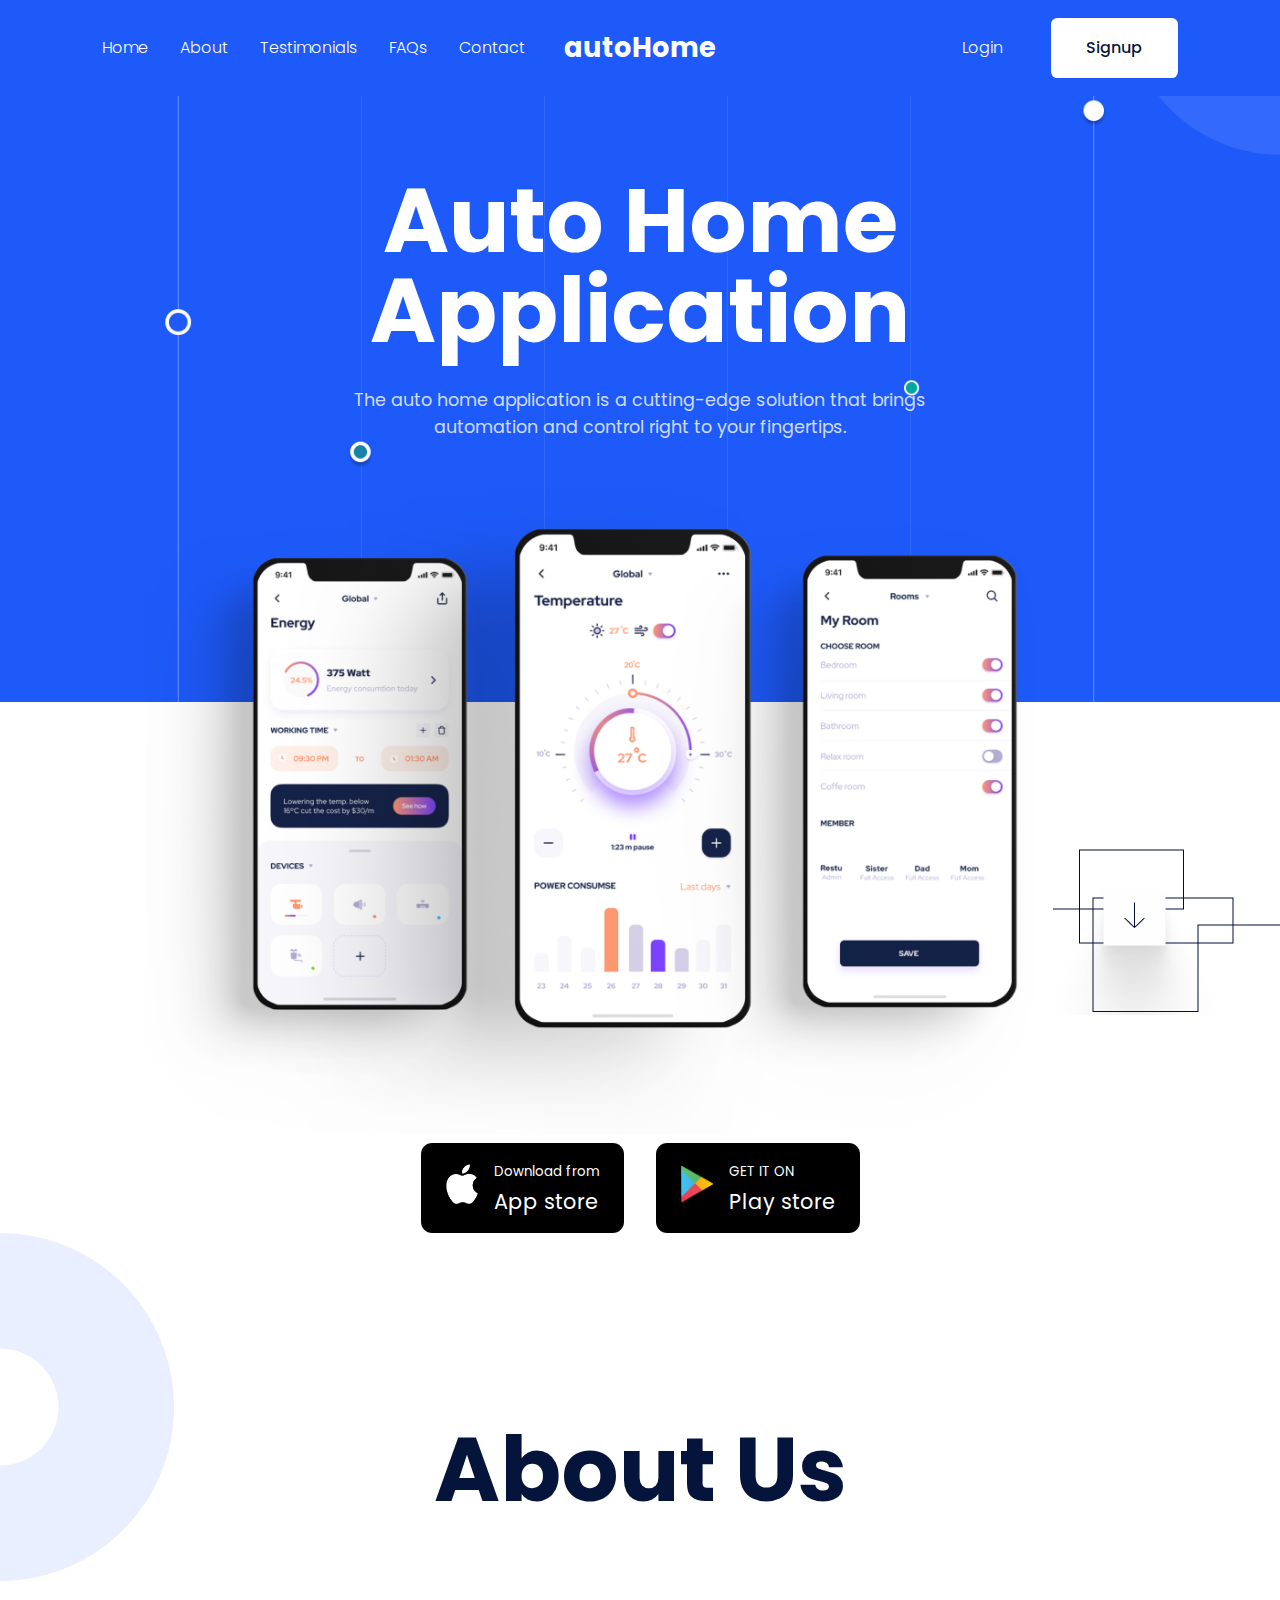
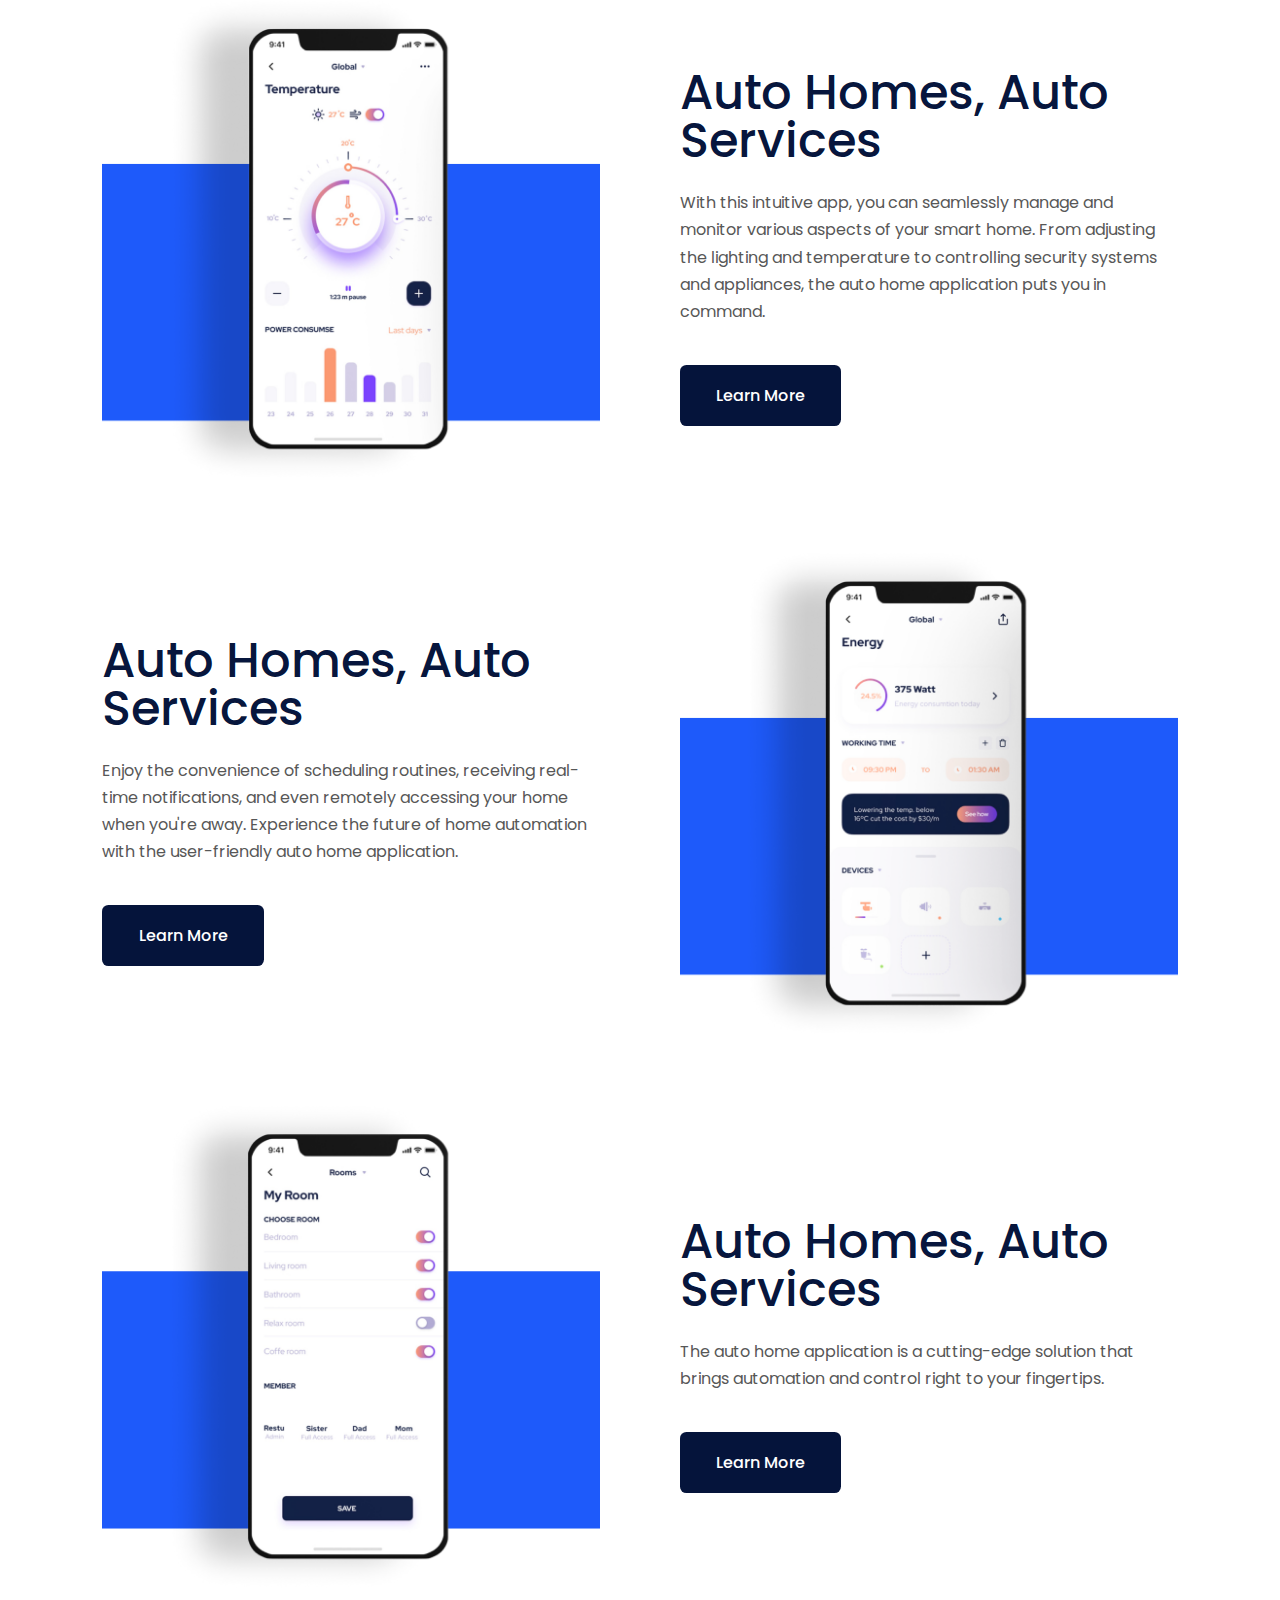
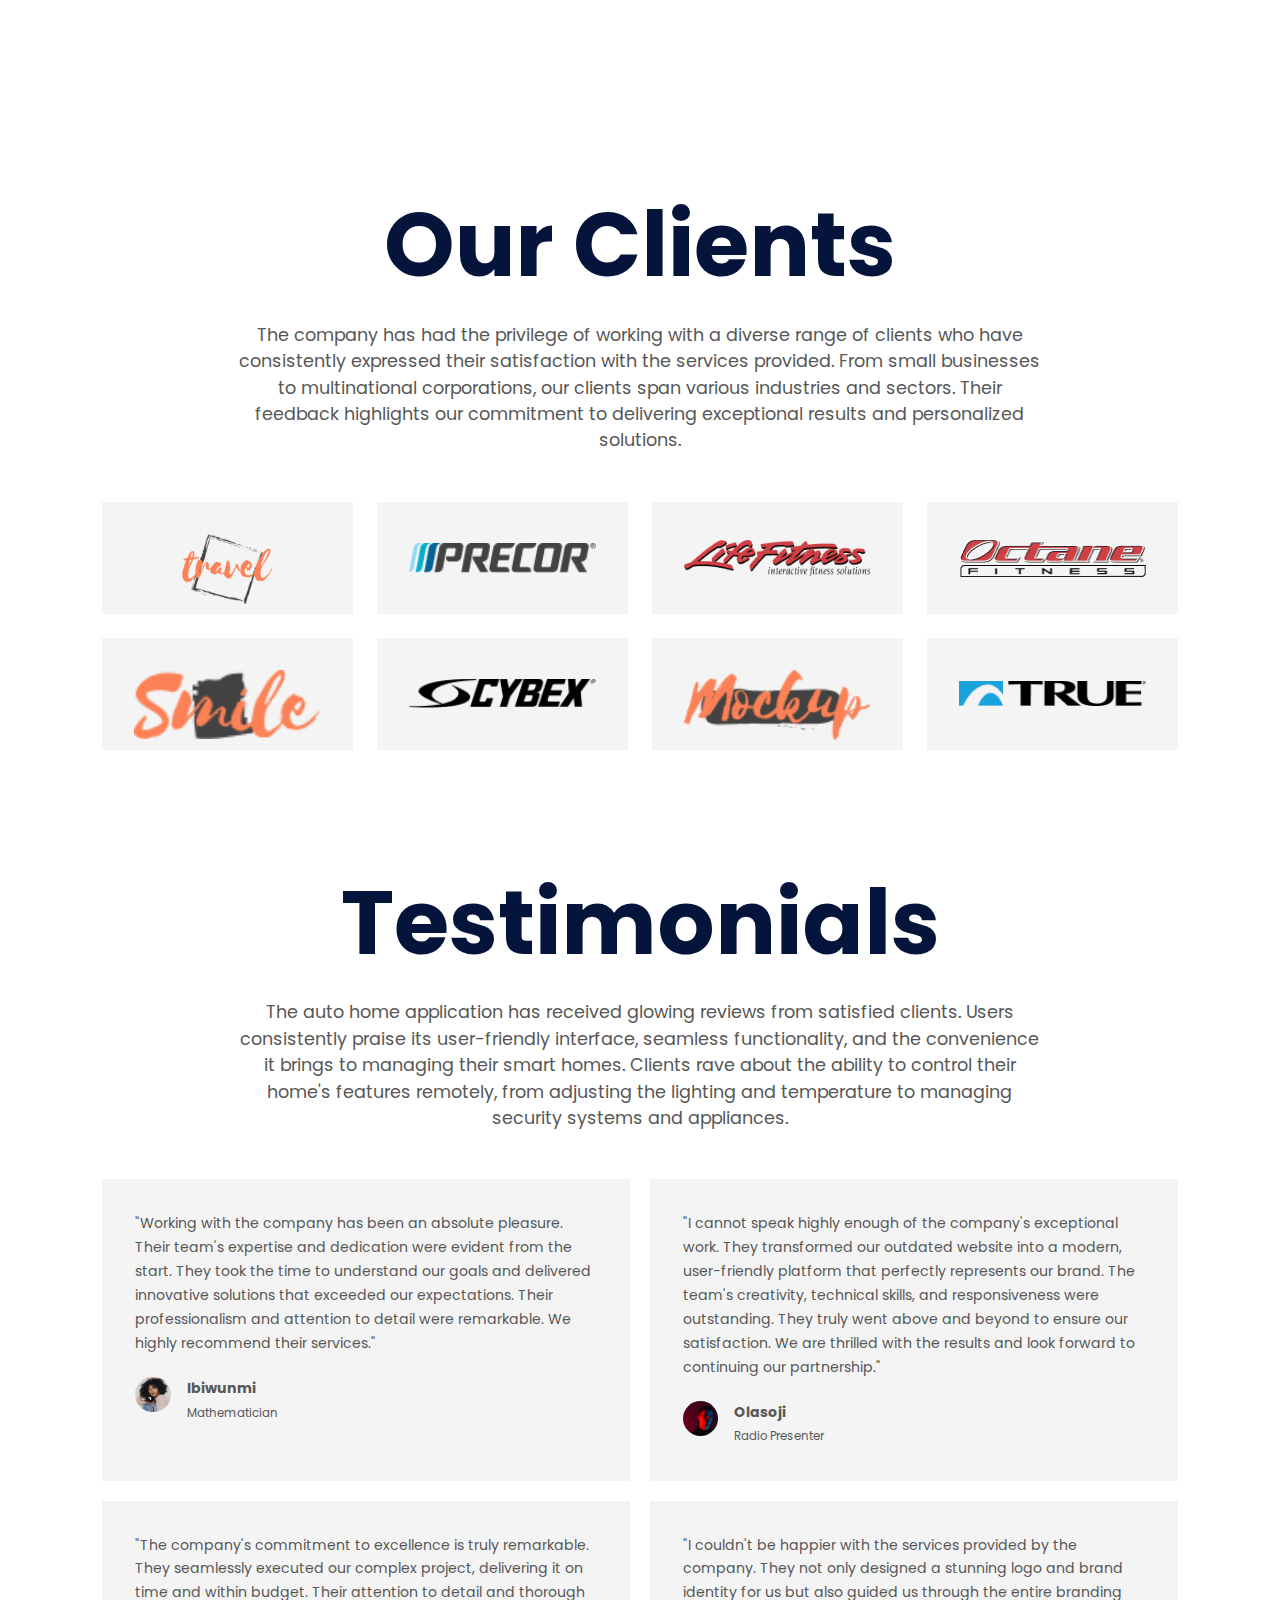
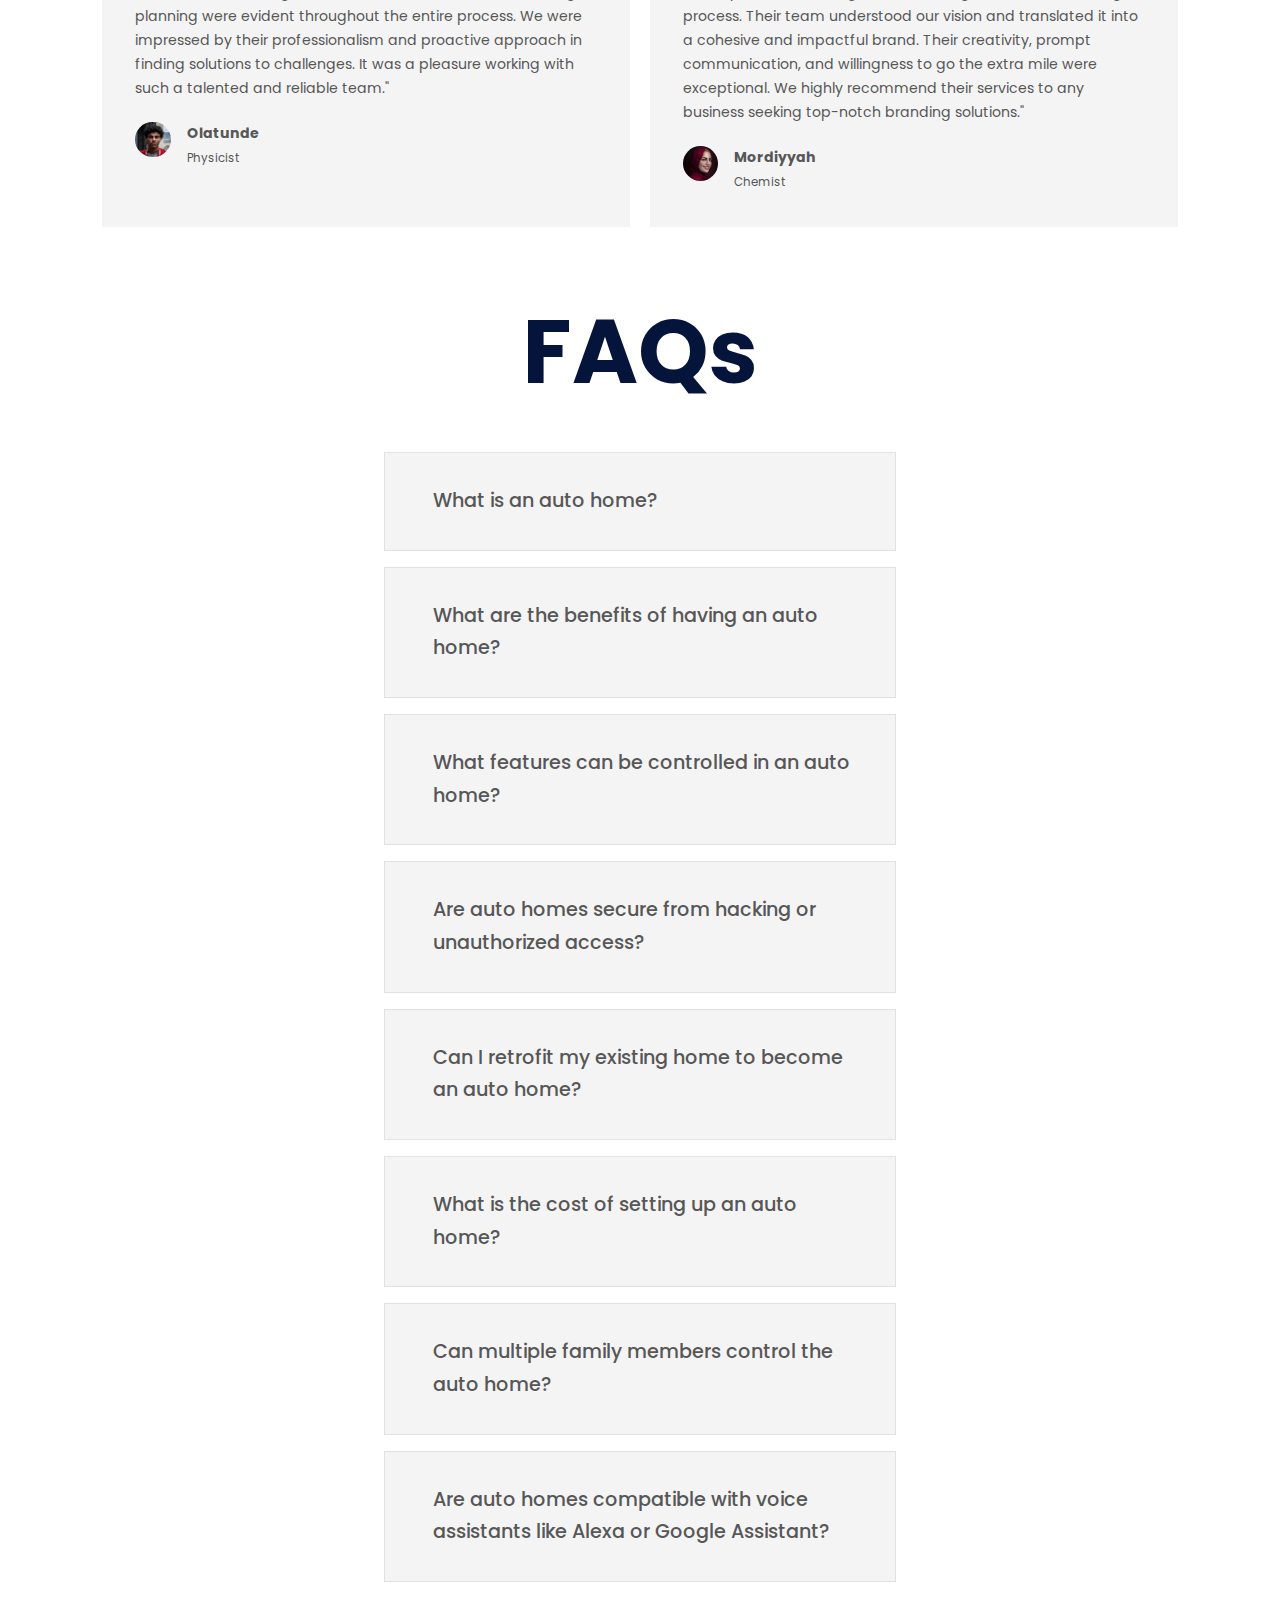
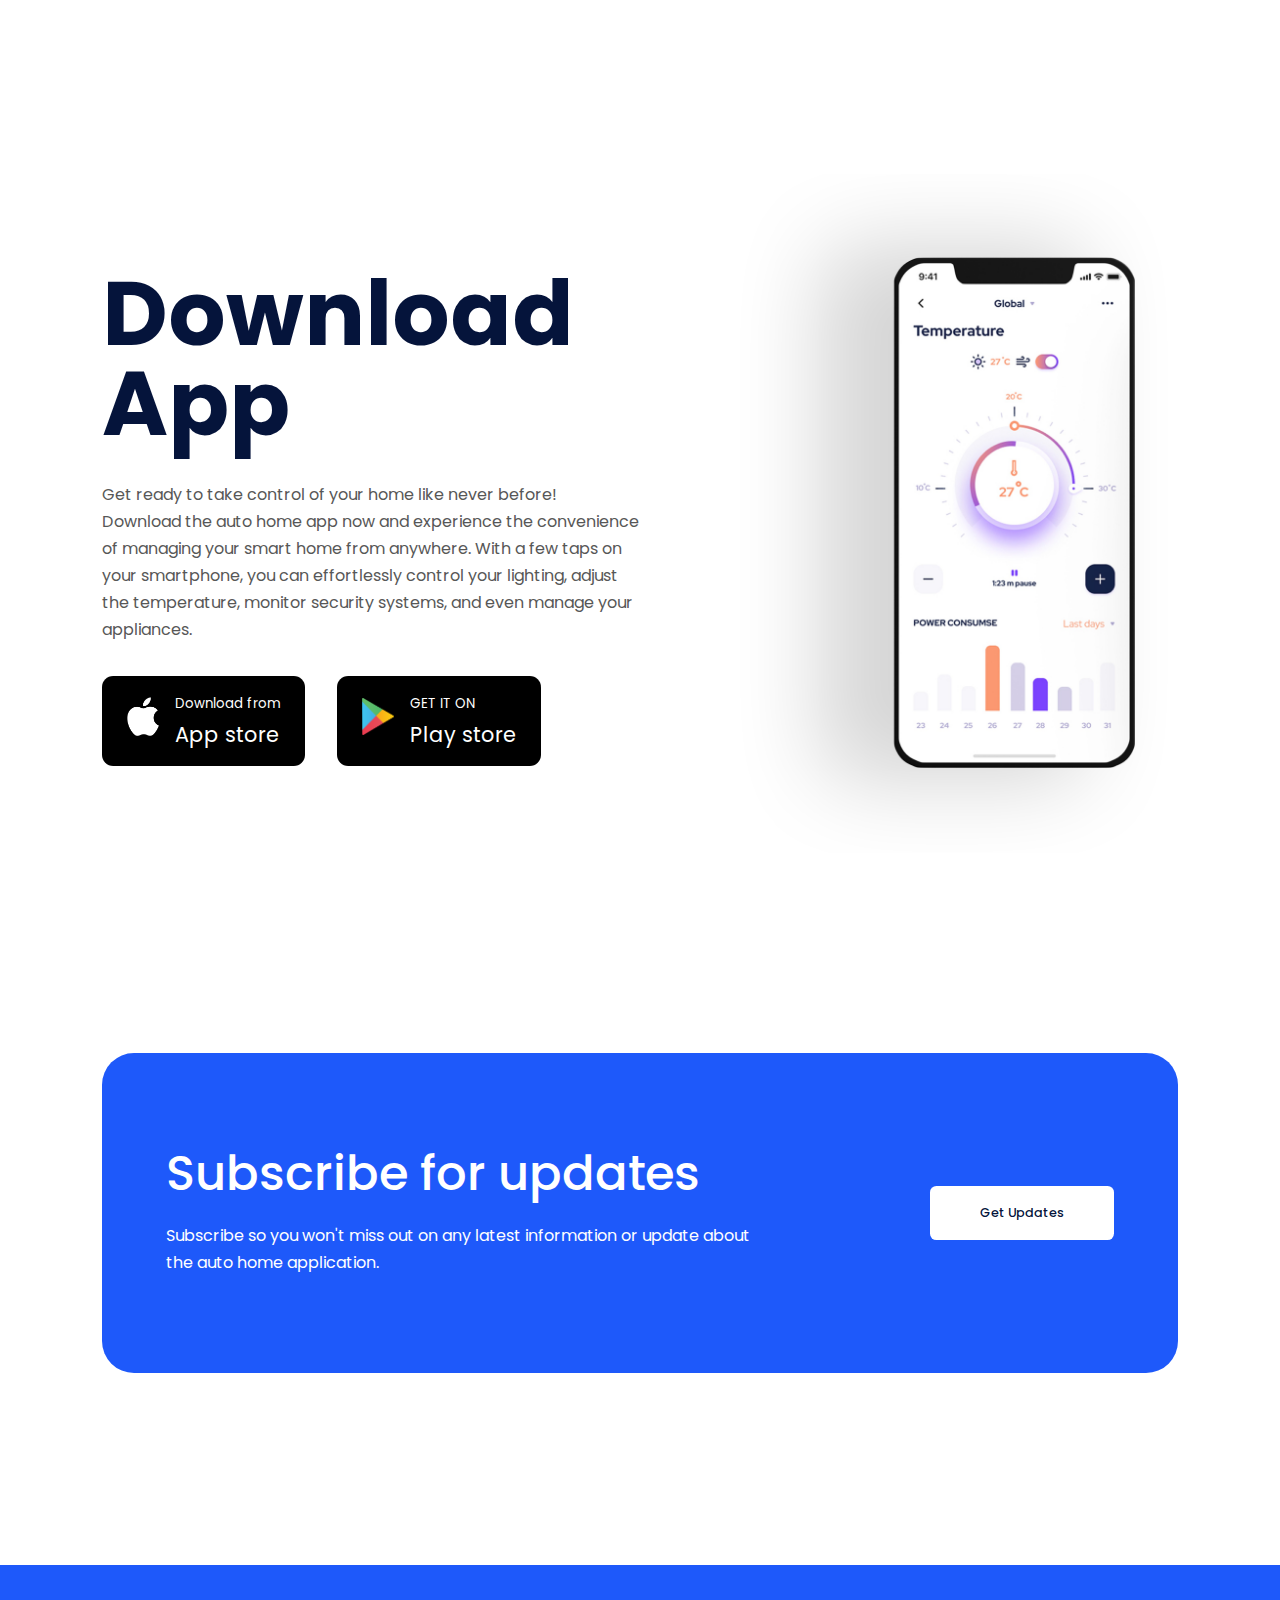
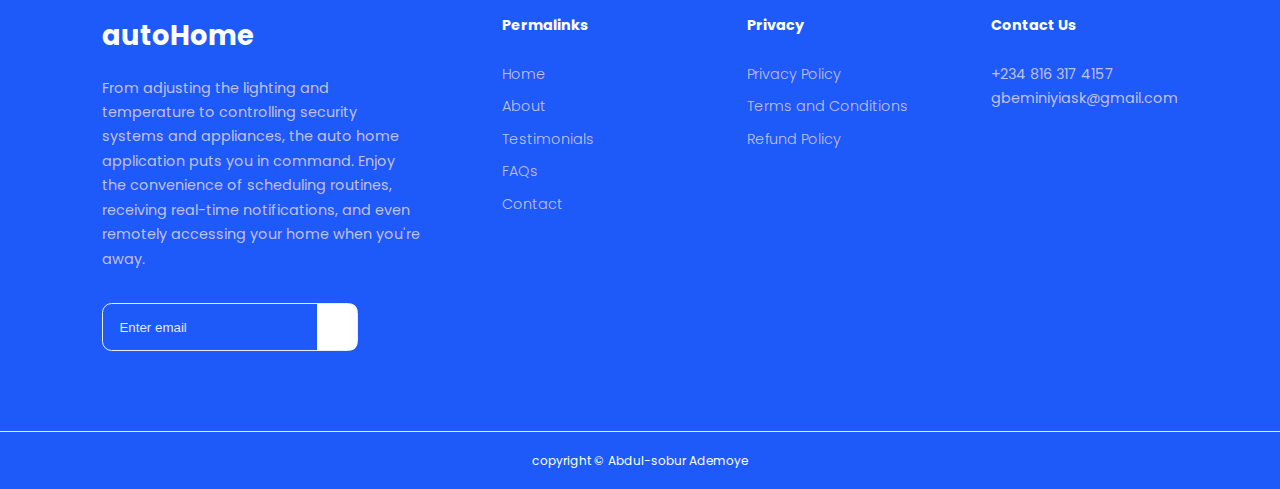
<file: index.html>
<!DOCTYPE html>
<html lang="en">
<head>
    <meta charset="UTF-8">
    <meta http-equiv="X-UA-Compatible" content="IE=edge">
    <meta name="viewport" content="width=device-width, initial-scale=1.0">
    <link rel="stylesheet" href="style.css">

      <!-- google fonts -->
      <link rel="preconnect" href="https://fonts.googleapis.com">
      <link rel="preconnect" href="https://fonts.gstatic.com" crossorigin>
      <link href="https://fonts.googleapis.com/css2?family=Poppins:ital,wght@0,300;0,400;0,500;0,600;0,700;0,800;0,900;1,300;1,400;1,500;1,600;1,700;1,800;1,900&display=swap" rel="stylesheet">
      
      <!-- iconscout cdn -->
    <link rel="stylesheet" href="https://unicons.iconscout.com/release/v4.0.0/css/line.css">
    <title>autoHome</title>
</head>
<body>
    <nav>
        <div class="container nav_container">
            <ul class="nav_items">
                <li><a href="index.html">Home</a></li>
                <li><a href="index.html#about">About</a></li>
                <li><a href="index.html#testimonials">Testimonials</a></li>
                <li><a href="index.html#faqs">FAQs</a></li>
                <li><a href="contact.html">Contact</a></li>
            </ul>
            
            <a href="index.html" class="nav_logo"><h3>autoHome</h3></a>
            <div class="nav_signin-signup">
               <a href="#">Login</a>
               <a href="#" class="btn">Signup</a> 
            </div>

          <button id="menu-btn"><i class="uil uil-list-ul"></i></button>
          <button id="close-btn"><i class="uil uil-multiply"></i></button>
        </div>
    </nav>
       <!--End of nav section  -->

       <!-- Hero section -->
    <header>
       <div class="container header_container">
          <h1 class="header_title">Auto Home<br>Application</h1>
          <p class="lead">The auto home application is a cutting-edge solution that brings automation and control right to your fingertips.</p>
          <div class="header_img">
            <img src="./images/hero.png">    
          </div>

          <div class="cta">
            <a href="https://www.apple.com/app-store" class="btn btn-primary" target="_blank">
                <div class="logo">
                    <img src="./images/Apple-logo.png">
                </div>
                <span>
                    <small>Download from</small>
                    <h4>App store</h4>
                </span>                
            </a>
            <a href="https://www.play.google.com/store/app/details?id=com.tuya.smartlife" class="btn btn-primary" target="_blank">
                <div class="logo">
                    <img src="./images/google playstore.png">
                </div>
                <span>
                    <small>GET IT ON</small>
                    <h4>Play store</h4>
                </span>                
            </a>
          </div>

          <div class="header_socials">
            <a href="https://facebook.com/apple" target="_blank"><i class="uil uil-facebook"></i></a>
            <a href="https://instagram.com/apple" target="_blank"><i class="uil uil-instagram-alt"></i></a>
            <a href="https://twitter.com/apple" target="_blank"><i class="uil uil-twitter"></i></a>
            <a href="https://linkedin.com/apple" target="_blank"><i class="uil uil-linkedin"></i></a>

          </div>
       </div>
       
       <div class="header_decorator-1">
        <img src="./images/header-decorator1.png">
       </div>
       <div class="header_decorator-2">
        <img src="./images/header-decorator-2.png">
       </div>
    </header>
           <!--End of Hero section  -->

           <!-- About section -->
    <section id="about">
        <h1 class="about_title">About Us</h1>
        <div class="container">
            <article class="about_article">
                <div class="about_img">
                    <img src="./images/about1.png">
                </div>
                <div class="about_content">
                    <h2 class="about_article-title">Auto Homes, Auto Services</h2>
                    <p>With this intuitive app, you can seamlessly manage and monitor various aspects of your smart home. From adjusting the lighting and temperature to controlling security systems and appliances, the auto home application puts you in command. </p>
                    <a href="#" class="btn btn-primary">Learn More</a>
                </div>
            </article>

            <article class="about_article">
                <div class="about_content">
                    <h2 class="about_article-title">Auto Homes, Auto Services</h2>
                    <p>Enjoy the convenience of scheduling routines, receiving real-time notifications, and even remotely accessing your home when you're away. Experience the future of home automation with the user-friendly auto home application.</p>
                    <a href="#" class="btn btn-primary">Learn More</a>
                </div>
                <div class="about_img">
                    <img src="./images/about2.png">
                </div>
            </article>

            <article class="about_article">
                <div class="about_img">
                    <img src="./images/about3.png">
                </div>
                <div class="about_content">
                    <h2 class="about_article-title">Auto Homes, Auto Services</h2>
                    <p>The auto home application is a cutting-edge solution that brings automation and control right to your fingertips. </p>
                    <a href="#" class="btn btn-primary">Learn More</a>
                </div>
            </article>
        </div>
    </section>  
    <!-- End of About section -->

    <!-- Client section --> 
    <div id="clients">
       <h1>Our Clients</h1>
       <p class="lead">The company has had the privilege of working with a diverse range of clients who have consistently expressed their satisfaction with the services provided. From small businesses to multinational corporations, our clients span various industries and sectors. Their feedback highlights our commitment to delivering exceptional results and personalized solutions. </p>
       <div class="container clients_container">
           <div><img src="./images/client1.png"></div>
           <div><img src="./images/client2.png"></div>        
           <div><img src="./images/client3.png"></div>
           <div><img src="./images/client4.png"></div>
           <div><img src="./images/client5.png"></div>
           <div><img src="./images/client6.png"></div>
           <div><img src="./images/client7.png"></div>
           <div><img src="./images/client8.png"></div>
       </div>
    </div>
    <!-- End of Client section --> 

    <!-- Testimonial section -->
    <div id="testimonials">
      <h1>Testimonials</h1>
      <p class="lead">The auto home application has received glowing reviews from satisfied clients. Users consistently praise its user-friendly interface, seamless functionality, and the convenience it brings to managing their smart homes. Clients rave about the ability to control their home's features remotely, from adjusting the lighting and temperature to managing security systems and appliances.</p>
      <div class="container testimonials_container">
        <article class="testimonial">
            <p>"Working with the company has been an absolute pleasure. Their team's expertise and dedication were evident from the start. They took the time to understand our goals and delivered innovative solutions that exceeded our expectations. Their professionalism and attention to detail were remarkable. We highly recommend their services." </p>
            <div class="testimonial_client">
                <div class="avatar">
                    <img src="./images/avatar1.jpg">
                </div>
                <div class="testimonial-achieve">
                    <p><b>Ibiwunmi</b></p>
                    <small>Mathematician</small>
                </div>
            </div>
        </article>
        <article class="testimonial">
            <p>"I cannot speak highly enough of the company's exceptional work. They transformed our outdated website into a modern, user-friendly platform that perfectly represents our brand. The team's creativity, technical skills, and responsiveness were outstanding. They truly went above and beyond to ensure our satisfaction. We are thrilled with the results and look forward to continuing our partnership."</p>
            <div class="testimonial_client">
                <div class="avatar">
                    <img src="./images/avatar2.jpg">
                </div>
                <div class="testimonial-achieve">
                    <p><b>Olasoji</b></p>
                    <small>Radio Presenter</small>
                </div>
            </div>
        </article>
        <article class="testimonial">
            <p>"The company's commitment to excellence is truly remarkable. They seamlessly executed our complex project, delivering it on time and within budget. Their attention to detail and thorough planning were evident throughout the entire process. We were impressed by their professionalism and proactive approach in finding solutions to challenges. It was a pleasure working with such a talented and reliable team." </p>
            <div class="testimonial_client">
                <div class="avatar">
                    <img src="./images/avatar3.jpg">
                </div>
                <div class="testimonial-achieve">
                    <p><b>Olatunde</b></p>
                    <small>Physicist</small>
                </div>
            </div>
        </article>
        <article class="testimonial">
            <p>"I couldn't be happier with the services provided by the company. They not only designed a stunning logo and brand identity for us but also guided us through the entire branding process. Their team understood our vision and translated it into a cohesive and impactful brand. Their creativity, prompt communication, and willingness to go the extra mile were exceptional. We highly recommend their services to any business seeking top-notch branding solutions." </p>
            <div class="testimonial_client">
                <div class="avatar">
                    <img src="./images/avatar4.jpg">
                </div>
                <div class="testimonial-achieve">
                    <p><b>Mordiyyah</b></p>
                    <small>Chemist</small>
                </div>
            </div>
        </article>
      </div>
    </div> 
    <!-- End of Testimonial section -->   

    <!-- FAQ Section -->
    <section id="faqs">
        <h1>FAQs</h1>
        <div class="container faqs_container">
            <article class="faq">
                <span class="faq_icon"><i class="uil uil-plus"></i></span>
                <div class="faq_question-answer">
                    <h4 class="faq_question">What is an auto home?</h4>
                    <p class="faq_answer">An auto home, also known as a smart home or connected home, refers to a residence equipped with automated systems and devices that can be controlled remotely. These systems enable homeowners to manage various aspects of their home, such as lighting, security, temperature, and appliances, through a centralized control interface or smartphone app.</p>
                </div>
            </article>
            <article class="faq">
                <span class="faq_icon"><i class="uil uil-plus"></i></span>
                <div class="faq_question-answer">
                    <h4 class="faq_question"> What are the benefits of having an auto home?</h4>
                    <p class="faq_answer">Auto homes offer numerous benefits, including increased convenience, energy efficiency, security, and customization. Homeowners can remotely control and automate various functions, saving time and effort. They can also optimize energy usage, enhance home security through integrated systems, and personalize their living environment to suit their preferences.</p>
                </div>
            </article>
            <article class="faq">
                <span class="faq_icon"><i class="uil uil-plus"></i></span>
                <div class="faq_question-answer">
                    <h4 class="faq_question">What features can be controlled in an auto home?</h4>
                    <p class="faq_answer">In an auto home, you can typically control a wide range of features, including lighting, thermostats, security cameras, door locks, entertainment systems, and even kitchen appliances. These systems can be integrated and programmed to work together, providing seamless automation and control.</p>
                </div>
            </article>
            <article class="faq">
                <span class="faq_icon"><i class="uil uil-plus"></i></span>
                <div class="faq_question-answer">
                    <h4 class="faq_question">Are auto homes secure from hacking or unauthorized access?</h4>
                    <p class="faq_answer">Auto home systems are designed with security measures to protect against hacking and unauthorized access. Encryption, secure login credentials, and regular software updates are implemented to safeguard the connected devices and data. It is essential for homeowners to follow best practices such as using strong passwords and keeping their systems updated for optimal security.</p>
                </div>
            </article>
            <article class="faq">
                <span class="faq_icon"><i class="uil uil-plus"></i></span>
                <div class="faq_question-answer">
                    <h4 class="faq_question"> Can I retrofit my existing home to become an auto home?</h4>
                    <p class="faq_answer"> Yes, it is possible to retrofit an existing home to incorporate auto home features. Depending on the desired level of automation, you can gradually add devices and systems to automate specific functions or opt for a more comprehensive retrofit. Professional installation and configuration may be required for complex systems.</p>
                </div>
            </article>
            <article class="faq">
                <span class="faq_icon"><i class="uil uil-plus"></i></span>
                <div class="faq_question-answer">
                    <h4 class="faq_question"> What is the cost of setting up an auto home?</h4>
                    <p class="faq_answer">The cost of setting up an auto home varies depending on factors such as the size of the home, desired features, and complexity of the system. Costs can include the purchase of compatible devices, installation, and configuration. It is advisable to plan a budget and consult with professionals to determine the most suitable options.</p>
                </div>
            </article>
            <article class="faq">
                <span class="faq_icon"><i class="uil uil-plus"></i></span>
                <div class="faq_question-answer">
                    <h4 class="faq_question">Can multiple family members control the auto home?</h4>
                    <p class="faq_answer">Yes, most auto home systems allow multiple family members to have access and control through individual accounts or shared user profiles. This ensures that everyone in the household can enjoy the benefits and convenience of managing the home's functions according to their preferences.</p>
                </div>
            </article>
            <article class="faq">
                <span class="faq_icon"><i class="uil uil-plus"></i></span>
                <div class="faq_question-answer">
                    <h4 class="faq_question">Are auto homes compatible with voice assistants like Alexa or Google Assistant?</h4>
                    <p class="faq_answer"> Yes, many auto home systems are compatible with popular voice assistants like Alexa or Google Assistant. This integration allows you to control various functions using voice commands, further enhancing the convenience and hands-free operation of your auto home.</p>
                </div>
            </article>
        </div>
    </section>
<!-- End of FAQ section -->

<!-- Download section -->
<section id="download">
    <div class="container download_container">
        <div class="dowmload_content">
            <h1>Download<br>App</h1>
            <p>Get ready to take control of your home like never before! Download the auto home app now and experience the convenience of managing your smart home from anywhere. With a few taps on your smartphone, you can effortlessly control your lighting, adjust the temperature, monitor security systems, and even manage your appliances.</p>
            
            <!-- cta -->
            <div class="cta">
                <a href="https://www.apple.com/app-store" class="btn btn-primary" target="_blank">
                    <div class="logo">
                        <img src="./images/Apple-logo.png">
                    </div>
                    <span>
                        <small>Download from</small>
                        <h4>App store</h4>
                    </span>                
                </a>
                <a href="https://www.play.google.com/store/app/details?id=com.tuya.smartlife" class="btn btn-primary" target="_blank">
                    <div class="logo">
                        <img src="./images/google playstore.png">
                    </div>
                    <span>
                        <small>GET IT ON</small>
                        <h4>Play store</h4>
                    </span>                
                </a>
              </div>
        </div>
        <div class="dowmload_img">
            <img src="./images/app.png">
        </div>
    </div>
</section>
 <!--End of Download section -->

<!-- Subscribe section -->
  <section id="subscribe">
    <div class="container subscribe_container">
        <div class="subscribe_content">
            <h2>Subscribe for updates</h2>
            <p>Subscribe so you won't miss out on any latest information or update about the auto home application.</p>
        </div>
        <a href="#" class="btn btn_subscribe">Get Updates</a>
    </div>
  </section>
  <!--End of Subscribe section -->

  <!-- Footer section -->
  <footer>
    <div class="container footer_container">
        <div class="footer_1">
            <a href="index.html" class="footer_logo"><h3>autoHome</h3></a>
          <p>From adjusting the lighting and temperature to controlling security systems and appliances, the auto home application puts you in command. Enjoy the convenience of scheduling routines, receiving real-time notifications, and even remotely accessing your home when you're away.</p>
          <div class="footer_sub">
            <input type="email" placeholder="Enter email" required>
            <button type="submit"><i class="uil uil-arrow-right"></i></button>
          </div>
        </div>
        <div class="footer_2">
            <h4>Permalinks</h4>
            <ul>
                <li><a href="index.html">Home</a></li>
                <li><a href="index.html#about">About</a></li>
                <li><a href="index.html#testimonials">Testimonials</a></li>
                <li><a href="index.html#faqs">FAQs</a></li>
                <li><a href="contact.html">Contact</a></li>
            </ul>
        </div>
        <div class="footer_3">
            <h4>Privacy</h4>
              <ul>
                <li><a href="#">Privacy Policy</a></li>
                <li><a href="#">Terms and Conditions</a></li>
                <li><a href="#">Refund Policy</a></li>
              </ul>
        </div>
        <div class="footer_4">
            <h4>Contact Us</h4>
            <p>+234 816 317 4157<br>gbeminiyiask@gmail.com</p>
            <ul class="footer_socials">
                <a href="#"><i class="uil uil-facebook"></i></a>
                <a href="#"><i class="uil uil-instagram-alt"></i></a>
                <a href="#"><i class="uil uil-twitter"></i></a>
                <a href="#"><i class="uil uil-linkedin"></i></a>
            </ul>
        </div>
    </div>
    <div class="copyright">
        <small>copyright &copy; Abdul-sobur Ademoye</small>
    </div>
  </footer>
  <!--End of Footer section -->

  <script src="main.js"></script>
</body>
</html>
</file>
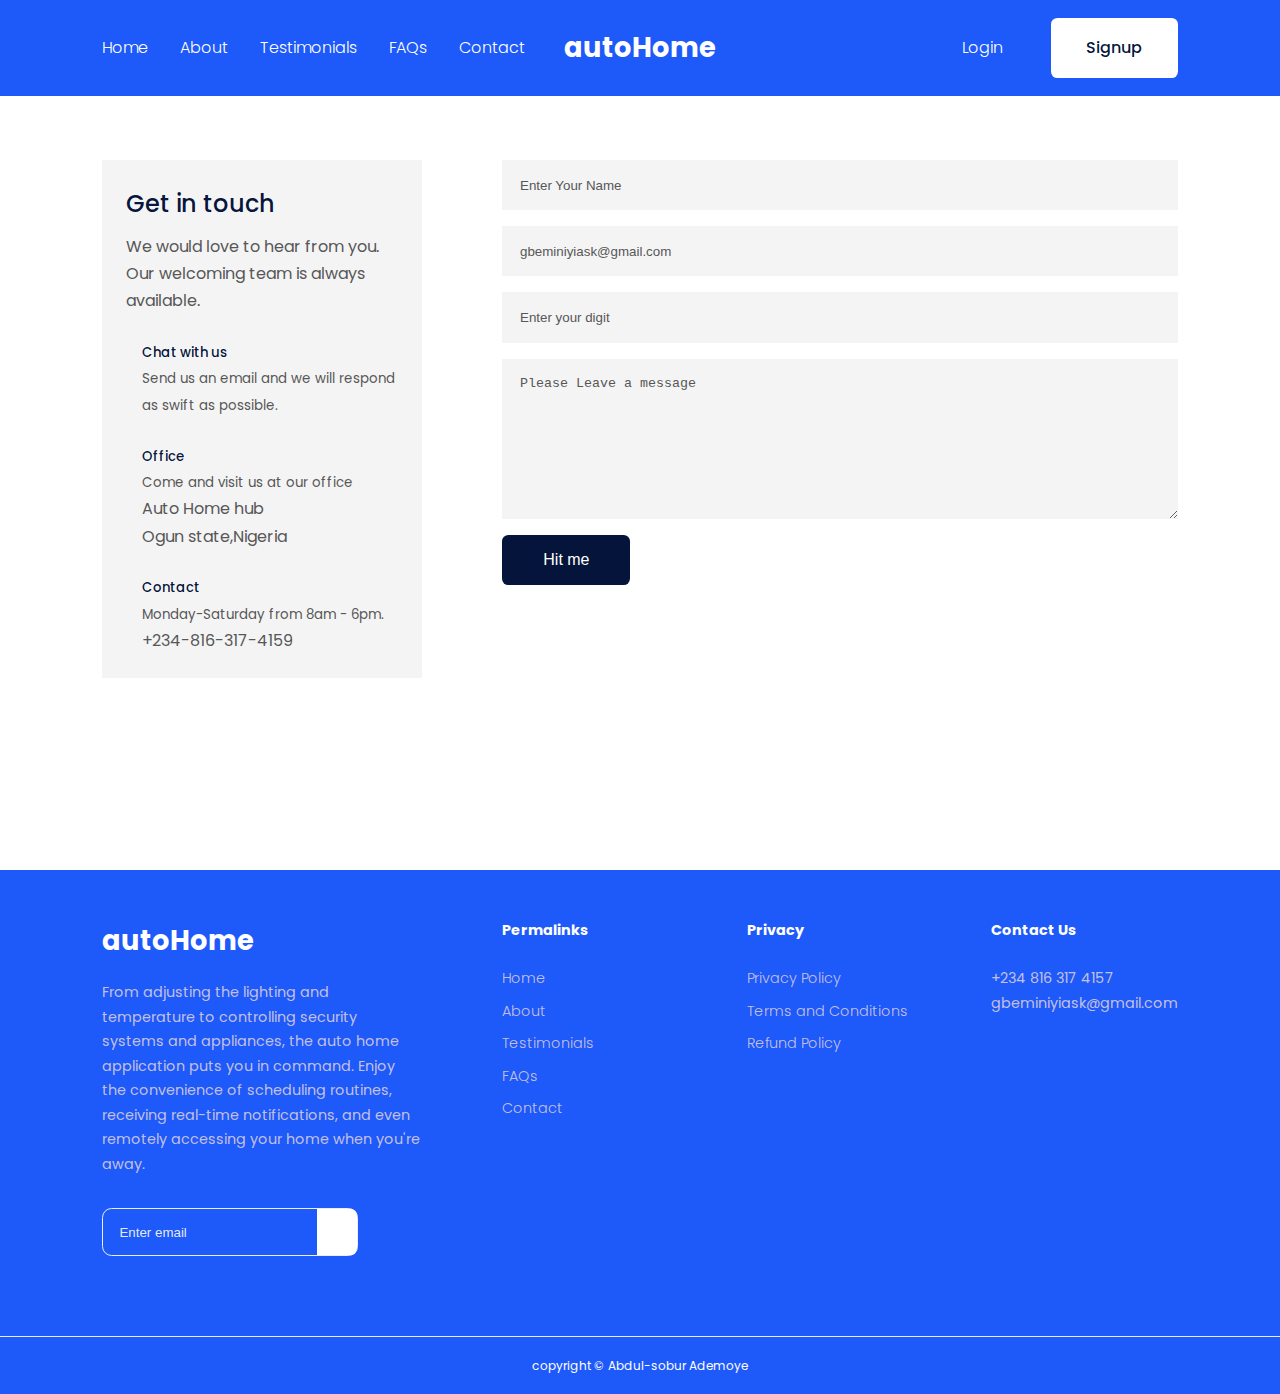
<file: contact.html>
<!DOCTYPE html>
<html lang="en">
<head>
    <meta charset="UTF-8">
    <meta http-equiv="X-UA-Compatible" content="IE=edge">
    <meta name="viewport" content="width=device-width, initial-scale=1.0">
    <link rel="stylesheet" href="style.css">
    <link rel="stylesheet" href="contact.css">
      <!-- google fonts -->
      <link rel="preconnect" href="https://fonts.googleapis.com">
      <link rel="preconnect" href="https://fonts.gstatic.com" crossorigin>
      <link href="https://fonts.googleapis.com/css2?family=Poppins:ital,wght@0,300;0,400;0,500;0,600;0,700;0,800;0,900;1,300;1,400;1,500;1,600;1,700;1,800;1,900&display=swap" rel="stylesheet">
      
      <!-- iconscout cdn -->
    <link rel="stylesheet" href="https://unicons.iconscout.com/release/v4.0.0/css/line.css">
    <title>autoHome</title>
</head>
<body>
    <nav>
        <div class="container nav_container">
            <ul class="nav_items">
                <li><a href="index.html">Home</a></li>
                <li><a href="index.html#about">About</a></li>
                <li><a href="index.html#testimonials">Testimonials</a></li>
                <li><a href="index.html#faqs">FAQs</a></li>
                <li><a href="contact.html">Contact</a></li>
            </ul>
            
            <a href="index.html" class="nav_logo"><h3>autoHome</h3></a>
            <div class="nav_signin-signup">
               <a href="#">Login</a>
               <a href="#" class="btn">Signup</a> 
            </div>

          <button id="menu-btn"><i class="uil uil-list-ul"></i></button>
          <button id="close-btn"><i class="uil uil-multiply"></i></button>
        </div>
    </nav>
       <!--End of nav section  -->

 
    <!-- Contact section -->
    <section id="contact">
        <div class="container">
            <aside>
                <h4>Get in touch</h4>
                <p>We would love to hear from you. Our welcoming team is always available.</p>

                <div class="contact_info">
                    <article>
                        <span class="icon"><i class="uil uil-envelope"></i></span>
                         <div class="details">
                            <h5>Chat with us</h5>
                            <small>Send us an email and we will respond as swift as possible.</small>
                            <p></p>
                         </div>
                    </article>
                    <article>
                        <span class="icon"><i class="uil uil-map-marker"></i></span>
                         <div class="details">
                            <h5>Office</h5>
                            <small>Come and visit us at our office</small>
                            <p>Auto Home hub</p>
                            <p>Ogun state,Nigeria</p>
                         </div>
                    </article>
                    <article>
                        <span class="icon"><i class="uil uil-phone"></i></span>
                         <div class="details">
                            <h5>Contact</h5>
                            <small>Monday-Saturday from 8am - 6pm.</small>
                            <p>+234-816-317-4159</p>
                         </div>
                    </article>
                </div>
            </aside>

            <form action="https://formspree.io/f/mvonjpwo"  method="POST">
                <input type="text" name="Name" placeholder="Enter Your Name" required>
                <input type="email" name="Email Address" placeholder="gbeminiyiask@gmail.com" required>
                <input type="number" name="Phone Number" placeholder="Enter your digit" required>
                <textarea name="Message" placeholder="Please Leave a message" required></textarea>
                <button type="submit" class="btn">Hit me</button>
            </form>
        </div>
    </section>


        <!-- Footer section -->
  <footer>
    <div class="container footer_container">
        <div class="footer_1">
            <a href="index.html" class="footer_logo"><h3>autoHome</h3></a>
          <p>From adjusting the lighting and temperature to controlling security systems and appliances, the auto home application puts you in command. Enjoy the convenience of scheduling routines, receiving real-time notifications, and even remotely accessing your home when you're away.</p>
          <div class="footer_sub">
            <input type="email" placeholder="Enter email" required>
            <button type="submit"><i class="uil uil-arrow-right"></i></button>
          </div>
        </div>
        <div class="footer_2">
            <h4>Permalinks</h4>
            <ul>
                <li><a href="index.html">Home</a></li>
                <li><a href="index.html#about">About</a></li>
                <li><a href="index.html#testimonials">Testimonials</a></li>
                <li><a href="index.html#faqs">FAQs</a></li>
                <li><a href="contact.html">Contact</a></li>
            </ul>
        </div>
        <div class="footer_3">
            <h4>Privacy</h4>
              <ul>
                <li><a href="#">Privacy Policy</a></li>
                <li><a href="#">Terms and Conditions</a></li>
                <li><a href="#">Refund Policy</a></li>
              </ul>
        </div>
        <div class="footer_4">
            <h4>Contact Us</h4>
            <p>+234 816 317 4157<br>gbeminiyiask@gmail.com</p>
            <ul class="footer_socials">
                <a href="#"><i class="uil uil-facebook"></i></a>
                <a href="#"><i class="uil uil-instagram-alt"></i></a>
                <a href="#"><i class="uil uil-twitter"></i></a>
                <a href="#"><i class="uil uil-linkedin"></i></a>
            </ul>
        </div>
    </div>
    <div class="copyright">
        <small>copyright &copy; Abdul-sobur Ademoye</small>
    </div>
  </footer>
  <!--End of Footer section -->

  <script src="main.js"></script>
</body>
</html>
</file>
<file: style.css>
:root{
  /* --color-primary: #990699; */
  --color-primary: #1e59fa;
  --color-primary-variant: rgba(0, 0, 240, 0.562);
  --color-white: #fff;
  --color-light: #f4f4f4f4;
  --color-black: #000f37fa;
  --color-dark: #575757;
  
  --bottom-section-padding: 12rem;
  --bottom-section-padding-mobile: 8rem;

  --transition: all 400ms ease;
  
  --container-width: 84%;
  --container-width-tablet: 90%;
  --container-width-phone: 94%;  
}

*{
  margin: 0;
  padding: 0;
  outline: 0;
  border: 0;
  box-sizing: border-box;
  text-decoration: none;
  list-style: none;
}
html{
scroll-behavior: smooth;
}
body{
    font-family: 'Poppins', sans-serif;
    color: var(--color-dark);
    background: var(--color-white);
    line-height: 1.7;
}
.container{
    width: var(--container-width);
  margin: 0 auto;
}
h1{
  font-size: 5.6rem;
  line-height: 1;
  color: var(--color-black);
}
h2{
  font-size: 3rem;
  line-height: 1;
  font-weight: 500;
}
h3{
  font-size: 2rem;
  font-weight: 700;
}
.lead{
  width: 63%;
  font-size: 1.1rem;
  line-height: 1.5;
  font-weight: 400;
  margin: 1.5rem auto 3rem;
  text-align: center;
}
a{
  color: var(--color-white);
  font-weight: 300;
}
img{
  width: 100%;
}
.btn{
  background: var(--color-white);
  color: var(--color-black);
  font-weight: 500;
  padding: 1rem 2.2rem;
  display: inline-block;
  border-radius: 0.4rem;
}
.btn-primary{
  border: 1px solid transparent;
  transition: all 300ms ease;
  background: var(--color-black);
  color: var(--color-white);
}
.btn-primary:hover{
  background: var(--color-white);
  color: var(--color-black);
  border-color: var(--color-black);
}
/* avatar/images */
.avatar{
  width: 2.2rem;
  height: 2.2rem;    
  border-radius: 50%;
  overflow: hidden;
}
section{
  max-width: 100vw;
  padding-bottom: var(--bottom-section-padding);    
}
/* Done with general classes */

/* NAVBAR */
nav{
    
  width: 100vw;
  height: 6rem;
  display: grid;
  place-items: center;
  position: fixed;
  top: 0;
  left: 0;
  z-index: 2;
  background: var(--color-primary);
}

.window-scroll{
  background: var(--color-primary);
  border-bottom: 1px solid #a79b9b62; 
  box-shadow: 0 1rem 1rem var(--color-primary-variant);   
}
.nav_container{
  display: flex;
  justify-content: space-between;
  align-items: center;  
}
nav button{
  display: none;
}
.nav_items{
  display: flex;
  gap: 2rem;
}
.nav_logo{
  position: absolute;
  top: 50%;
  left: 50%;
  transform: translate(-50%, -50%);
}
.nav_signin-signup{
  display: flex;
  align-items: center;
  gap: 3rem;
}
.nav_logo h3{
  font-size: 1.7rem;
}


/* Hero section */
header{
  background: url("./images/header\ bg.jpg") no-repeat top center/100vw;
  text-align: center;
  max-width: 100vw;
  padding-bottom: var(--bottom-section-padding);
}
.header_title{
  padding-top: 11rem;
  color: var(--color-white);
}
header p{
  color: rgba(255, 255, 255, 0.8);
  margin-bottom: 0;
}
.header_img{
  width: 92%;
  margin: 0 auto;
}
.cta{
  display: flex;
  justify-content: center;
  gap: 2rem;
}
.cta a{
  display: flex;
  align-items: center;
  gap: 1rem;
  text-align: left;
  font-weight: 400;
  background: #000;
  border-radius: .7rem;
  padding: .8rem 1.5rem;
}
.cta a:hover{
  background: var(--color-black);
  color: var(--color-white);
}
.cta .logo{
  width: 2rem;
}
.cta a h4{
  font-size: 1.3rem;
  font-weight: 400;
}
.header_socials{
  position: absolute;
  left: 3rem;
  top: 38%;
  display: flex;
  flex-direction: column;
  font-size: 1.5rem;
  gap: 1.7rem;
  color: var(--color-light);
}
.header_decorator-1{
  position: absolute;
}
.header_decorator-2{
  position: absolute;
  right: 0;
  margin-top: -24rem;
}

/* About section */
.about_title{
  text-align: center;
  margin-bottom: 5rem;
  font-weight: 700;
}
.about_article{
  display: grid;
  grid-template-columns: repeat(2, 1fr);
  gap: 5rem;
  align-items: center;
  margin-top: 3rem;
}
.about_article-title{
  color: var(--color-black);
  margin-bottom: 1.5rem;  
}
.about_article .btn{
  margin-top: 2.5rem;
}

/* Client section */
#clients{
  text-align: center;
}
.clients_container{
  display: grid;
  grid-template-columns: repeat(4, 1fr);
  gap: 1.5rem;
}
.clients_container div{
  background: var(--color-light);
  display: grid;
  place-items: center;
  height: 7rem;
  padding: 2rem;  
  transition: all 300ms ease;  
}
.clients_container div:hover{
  background: var(--color-white);  
}

/* Testimonial section */
#testimonials h1{
  text-align: center;
  margin-top: 8rem;
}
.testimonials_container{
  display: grid;
  grid-template-columns: 1fr 1fr;
  gap: 1.2rem;
}
.testimonial{
  display: flex;
  flex-direction: column;
  gap: 1.3rem;
  background: var(--color-light);
  padding: 2rem;
  font-size: .88rem;
  border: 1px solid transparent;
  transition: all 500ms ease;  
}
.testimonial:hover{
  background: var(--color-white);
  border-color: var(--color-primary);
  color: var(--color-primary);
  box-shadow: 0 2rem 2rem var(--color-primary-variant);
  z-index: 1;    
}
.testimonial_client{
  display: flex;
  gap: 1rem;  
}

/* FAQ section */
#faqs h1{
  text-align: center;
  margin: 5rem 0 3.5rem 0;
}
.faqs_container{
  display: flex;
  width: 40%;
  flex-direction: column;
  gap: 1rem;
}
.faq{
  background: var(--color-light);
  display: flex;
  padding: 2rem;
  gap: 1rem;
  border: 1px solid #ddddddd5;
  cursor: pointer;
}
.faq:hover{
  border-color: var(--color-primary);
  color: var(--color-primary);
}
.faq_icon i{
  font-size: 1.5rem;
  font-weight: 200;
}
.faq_question{
  font-size: 1.2rem;
  font-weight: 500;
}
.faq_answer{
  margin-top: 1rem;
  display: none;
}
.faq.open{
  border-color: var(--color-primary);
  color: var(--color-primary);
  box-shadow: 0 2rem 2rem var(--color-primary-variant);
  z-index: 1; 
}
.faq.open .faq_answer{
  display: block;
}

/* Download section */
.download_container{
  display: grid;
  grid-template-columns: repeat(2, 1fr);
  align-items: center;
}
.download_content{
  display: flex;
  flex-direction: column;
  gap: 1rem;
}
 h1{
 margin-bottom: 2rem;
}
#download .cta{
  justify-content: start;
  margin-top: 2rem;  
}

/* Subscribe section */
.subscribe_container{
  background: var(--color-primary);
  color: var(--color-white);
  display: flex;
  align-items: center;
  padding: 4rem;
  border-radius: 2rem;
  height: 20rem;  
}
.subscribe_content p{
  margin-top: 1.5rem;
  width: 80%;
}
.btn_subscribe{
  font-size: .8rem;
  width: 20%;
  text-align: center;
}

/* Footer section */
footer{
  background: var(--color-primary);
  color: rgba(236, 222, 222, 0.801);
  padding-top: 3rem;
  font-size: .9rem;
}
.footer_container{
  display: grid;
  grid-template-columns: repeat(4, 1fr);
  justify-content: space-between;
  gap: 5rem;
}
.footer_container > div h4{
  margin-bottom: 1.5rem;  
  color: var(--color-white);
}
.footer_logo h3{
  font-size: 1.7rem;
}
.footer_1 p{
  margin: 1rem 0 2rem;
  width: 20rem;
}
.footer_sub{
  border: 1px solid var(--color-light);
  background: transparent;
  display: flex;
  align-items: center;
  justify-content: space-between;
  height: 3rem;
  width: 80%;
  border-radius: .6rem;
}
.footer_sub input{
  background: transparent;
  color: var(--color-white);
  margin-left: 1rem;
}
.footer_sub input::placeholder{
  color: var(--color-light);
}
.footer_sub button{
  background: var(--color-white);
  color: var(--color-black);
  transition: all 300ms ease;
  width: 2.5rem;
  height: 100%;
  font-size: 1.5rem;
  border-radius: 0 .4rem .4rem 0;
}
.footer_sub button:hover{
  background: var(--color-light);
  color: var(--color-primary);
  cursor: pointer;
}
footer ul li{
  margin-bottom: .5rem;
}
footer ul li a{
  color: rgba(236, 222, 222, 0.801);
}
footer ul li a:hover{
  color: var(--color-white);
  text-decoration: underline;
}
.footer_4 p{
  margin-bottom: 1.6rem;
}
.footer_socials{
  display: flex;
  gap: 1.5rem;
  font-size: 1.5rem;
}
.copyright{
  text-align: center;
  margin-top: 5rem;
  padding: 1rem;
  color: var(--color-white);
  border-top: 1px solid var(--color-light);    
}
/* Done with Desktop responsiveness */

/* Media Queries */
/* Media Query for Tablet */
@media screen and (max-width: 1024px) {
  .container{
width: var(--container-width-tablet);
  }
  h1{
    font-size: 4.2rem;
  }
  h2{
    font-size: 2rem;
  }
  h3{
    font-size: 1.8rem;
  }  
  .lead{
    width: 72%;
    margin-bottom: 3rem;
  }
  section{
    padding-bottom: var(--bottom-section-padding-mobile);    
  }

  /* Nav Bar */
  nav{
    background: var(--color-primary);
  }
  .nav_container{
    position: relative;
    width: 100vw;
  }
  .nav_logo{
    margin-left: 2rem;
    position: relative;
    left: 0;
    transform: translate(0);
  }
  .nav_items{
    position: fixed;
    top: 6rem;
    right: 0;
    background: var(--color-white);
    height: max-content;
    width: 18rem;
    box-shadow: -2rem 2rem 3rem rgba(0, 0, 0, 0.2);
    flex-direction: column;
    gap: 0;
    z-index: 3;
    display: none;
  }
  .nav_items li{
    width: 100%;
    height: 6rem;
  }
  .nav_items li a{
    color: var(--color-black);
    width: 100%;
    height: 100%;
    display: block;
    padding-left: 3rem;
    display: flex;
    align-items: center;
    transition: all 400ms ease;
  }
  .nav_items li a:hover{
    background: var(--color-primary);
    color: var(--color-white);
  }
  .nav_signin-signup{
    display: none;
  }
  nav button{
    display: inline-block;
    margin-right: 1rem;
    background: transparent;
    cursor: pointer;
    color: var(--color-white);
  }
  nav button#close-btn{
   display: none;
  }
  nav button i{
   font-size: 2.6rem;
  }

  /* Header section */
  header{
   padding-bottom: var(--bottom-section-padding-mobile);
   background: var(--color-primary);
  }
  .header_title{
   margin-bottom: 1.5rem;
  }
  .header_img{
   display: none;
  }
.cta{
   margin-top: 4rem;
}
.header_socials{
   top: 30%;
   gap: 1rem;
   font-size: 1.2rem;     
}
.header_decorator-2{
   display: none;
}

/* About section */
#about{
  margin-top: 6rem;
}
.about_article{
   margin: 0 auto 3rem auto;  
}

/* Clients section */
.clients_container{
  gap: 1rem;
}

/* Testimonials section */
#testimonials .lead{
text-align: center;
}
  .testimonials_container{
    grid-template-columns: 1fr;
    gap: 1rem;
  }

/* Download section */
#download{
text-align: center;
}
#download .cta{
  flex-direction: column;
  gap: 1rem;
  margin: 2rem auto 0 auto;
  align-items: center;      
}

/* Subscribe section */
 .subscribe_container{
  flex-direction: column;
  height: auto;
  gap: 4rem;
  padding: 3rem;
  font-size: 1.1rem;
 }
 .subscribe_container {
text-align: center;
 }
 .subscribe_container p{
  width: 95%;
 }
 .subscribe_container a{
  margin-top: .3rem;
 }
 .subscribe_container .btn_subscribe{
   width: auto;
 }
 
/* Footer section */
.footer_container{
  grid-template-columns: repeat(2, 1fr);
}
}

/* Media Query for Phones */
@media screen and (max-width: 600px) {
  body{
    /* background: red; */
  }
  html{
    font-size: 14px;
  }
  h1{
    font-size: 3rem;
  }
  h2{
    font-size: 1.7rem;
  }
  h3{
    font-size: 1.3rem;
  }
  .lead{
    width: var(--container-width-phone);
  }

  /* Navbar */
  .nav_logo{
  margin-left: 1rem;
  }  
  .nav_items li a{
   justify-content: center;
   padding: 0;    
  }
  nav button{
   margin-right: .8rem;    
  }

  /* Header section */
  .header_title{
   padding-top: 10rem;    
  }
  .header_socials{
  display: none;
  }
  .cta{
   flex-direction: column;
   align-items: center;
   gap: 1rem; 
  }  

  /* About section */
  .about_article{
   grid-template-columns: 1fr;
   text-align: center;
   margin-top: 3rem;
   gap: 0;    
  }  
  .about_article:nth-child(2) .about_img{
    grid-row: 1;    
  }

  /* Clients section */
  .clients_container{
   grid-template-columns: repeat(2, 1fr);
   gap: 8px;
  }  

  /* Testimonials section */
  .testimonial{
  padding: 1.2rem;    
  }

  /* Footer section */
  .footer_container{
   grid-template-columns: 1fr;
   text-align: center;
   gap: 1.5rem;    
  }
   .footer_1{
    width: var(--container-width-phone);    
   }
   .footer_1 p{
    width: var(--container-width-phone);
    margin: 0 auto 2rem;
   }
   .footer_sub{
    margin-left: 3rem;
    /* display: none;   */
   }
   .footer_socials{
     justify-content: center;
     /* margin-left: 34%; */
   }
}
</file>
<file: contact.css>
:root{
  --color-primary: #1e59fa;
  --color-primary-variant: rgba(0, 0, 240, 0.562);
  --color-white: #fff;
  --color-light: #f4f4f4f4;
  --color-black: #000f37fa;
  --color-dark: #575757;
}

nav{
    background: var(--color-primary);
}
#contact{
  padding-top: 10rem;
}
#contact .container{
  display: grid;
  grid-template-columns: 20rem auto;
  gap: 5rem;
}
#contact .container aside{
  background: var(--color-light);
  padding: 1.5rem;
  font-size: 1rem;
  color: var(--color-dark);      
}
#contact .container aside h4{
  color: var(--color-black);
  font-size: 1.5rem;
  font-weight: 500;
  margin-bottom: .5rem;
}
#contact aside article{
  display: flex;
  gap: 1rem;
  margin-top: 1.7rem;  
}
#contact aside article:last-child {
  margin-bottom: 0;    
}
#contact aside article i{
  color: var(--color-black);
  font-size: 1.3rem;    
}
#contact aside article h5{
  font-weight: 500;
  color: var(--color-black);    
}
#contact form{
  display: flex;
  flex-direction: column;
  gap: 1rem;
}
#contact form input,
#contact textarea{
  padding: 1.1rem;
  background: var(--color-light);    
}
#contact form input::placeholder,
#contact textarea::placeholder {
  color: var(--color-dark);
}
#contact form input:focus,
#contact textarea:focus {
  background: #000f375b;
  color: var(--color-white);  
}
#contact textarea{
  height: 10rem;    
}
#contact form button{
  width: 8rem;
  background: var(--color-black);
  color: var(--color-white);
  cursor: pointer;
  transition: all 500ms ease;
  font-size: 1rem;
  font-weight: 500;  
}
#contact form button:hover{
    background: #5757571e;
    color: var(--color-black);
}


/* Media Queries */
@media screen and (max-width: 600px) {
  #contact .container{
   grid-template-columns: 1fr;
   gap: 2rem;    
  }   
}
</file>
